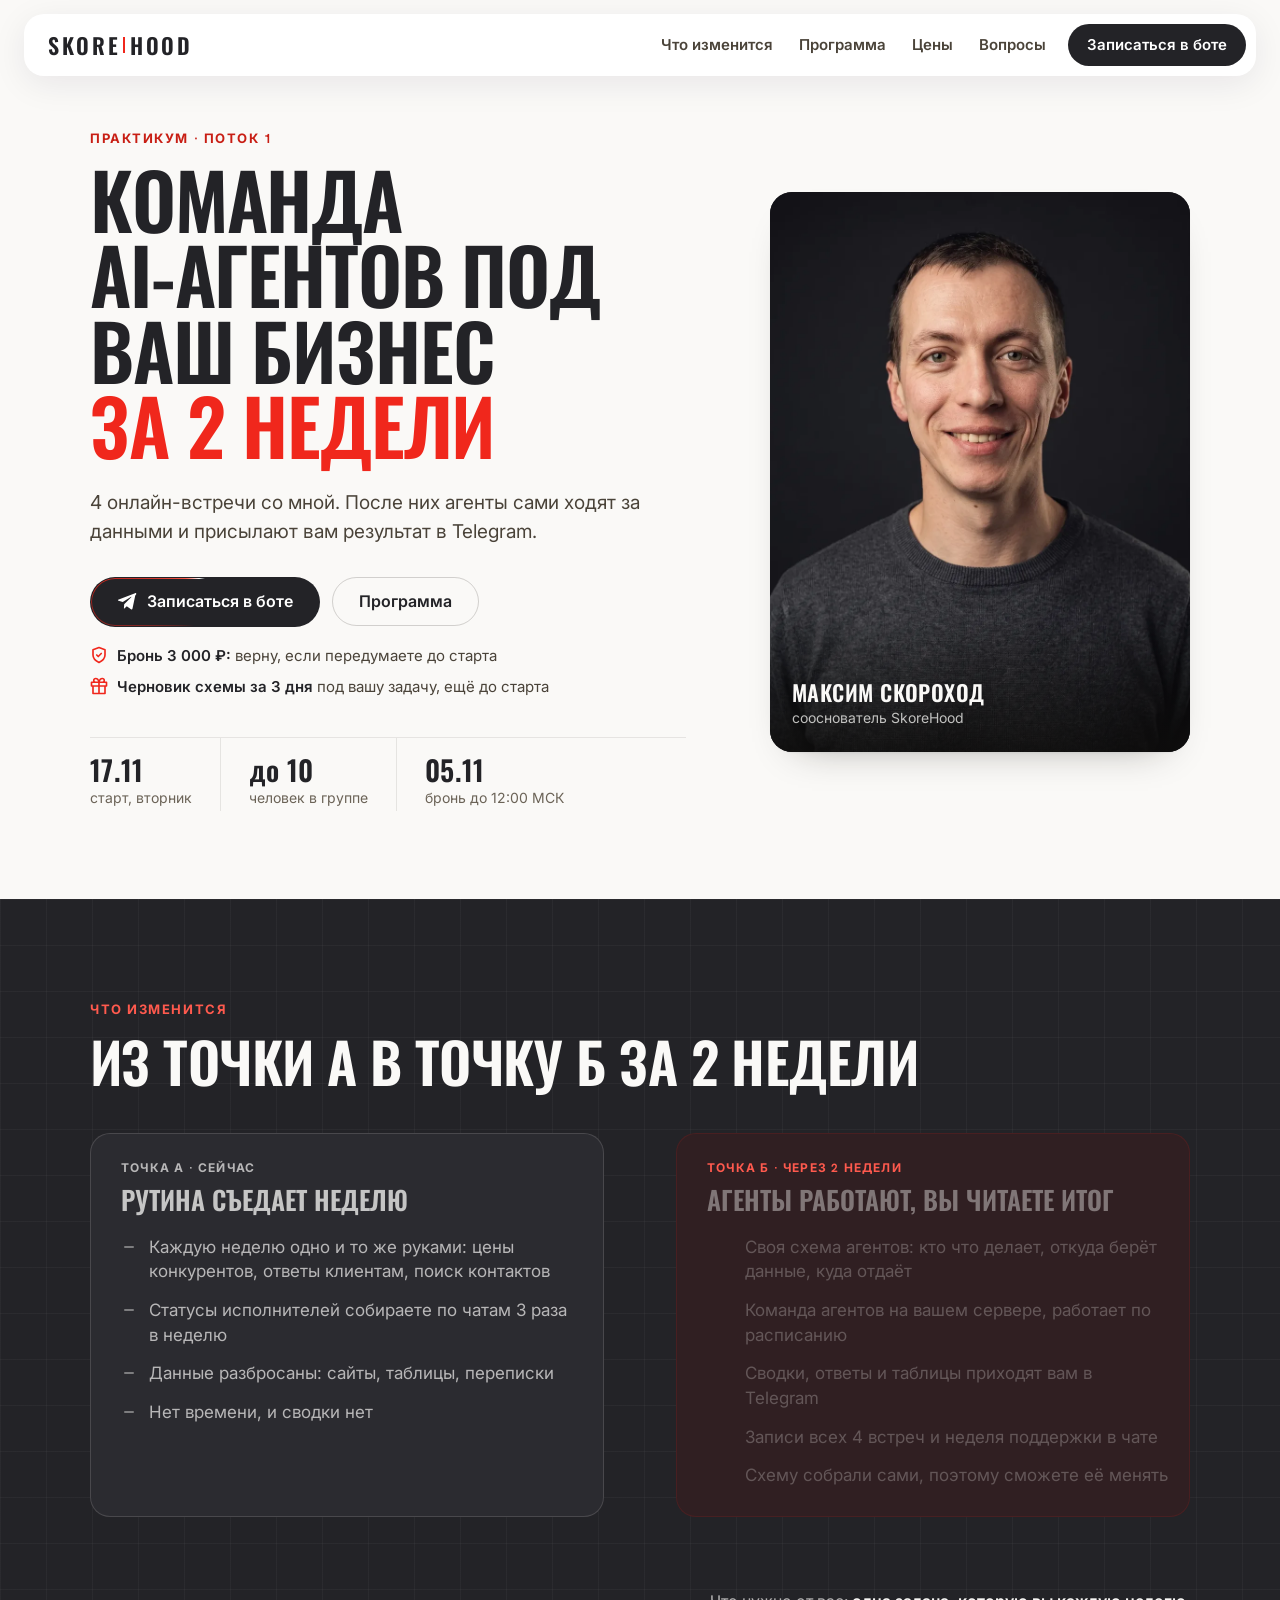
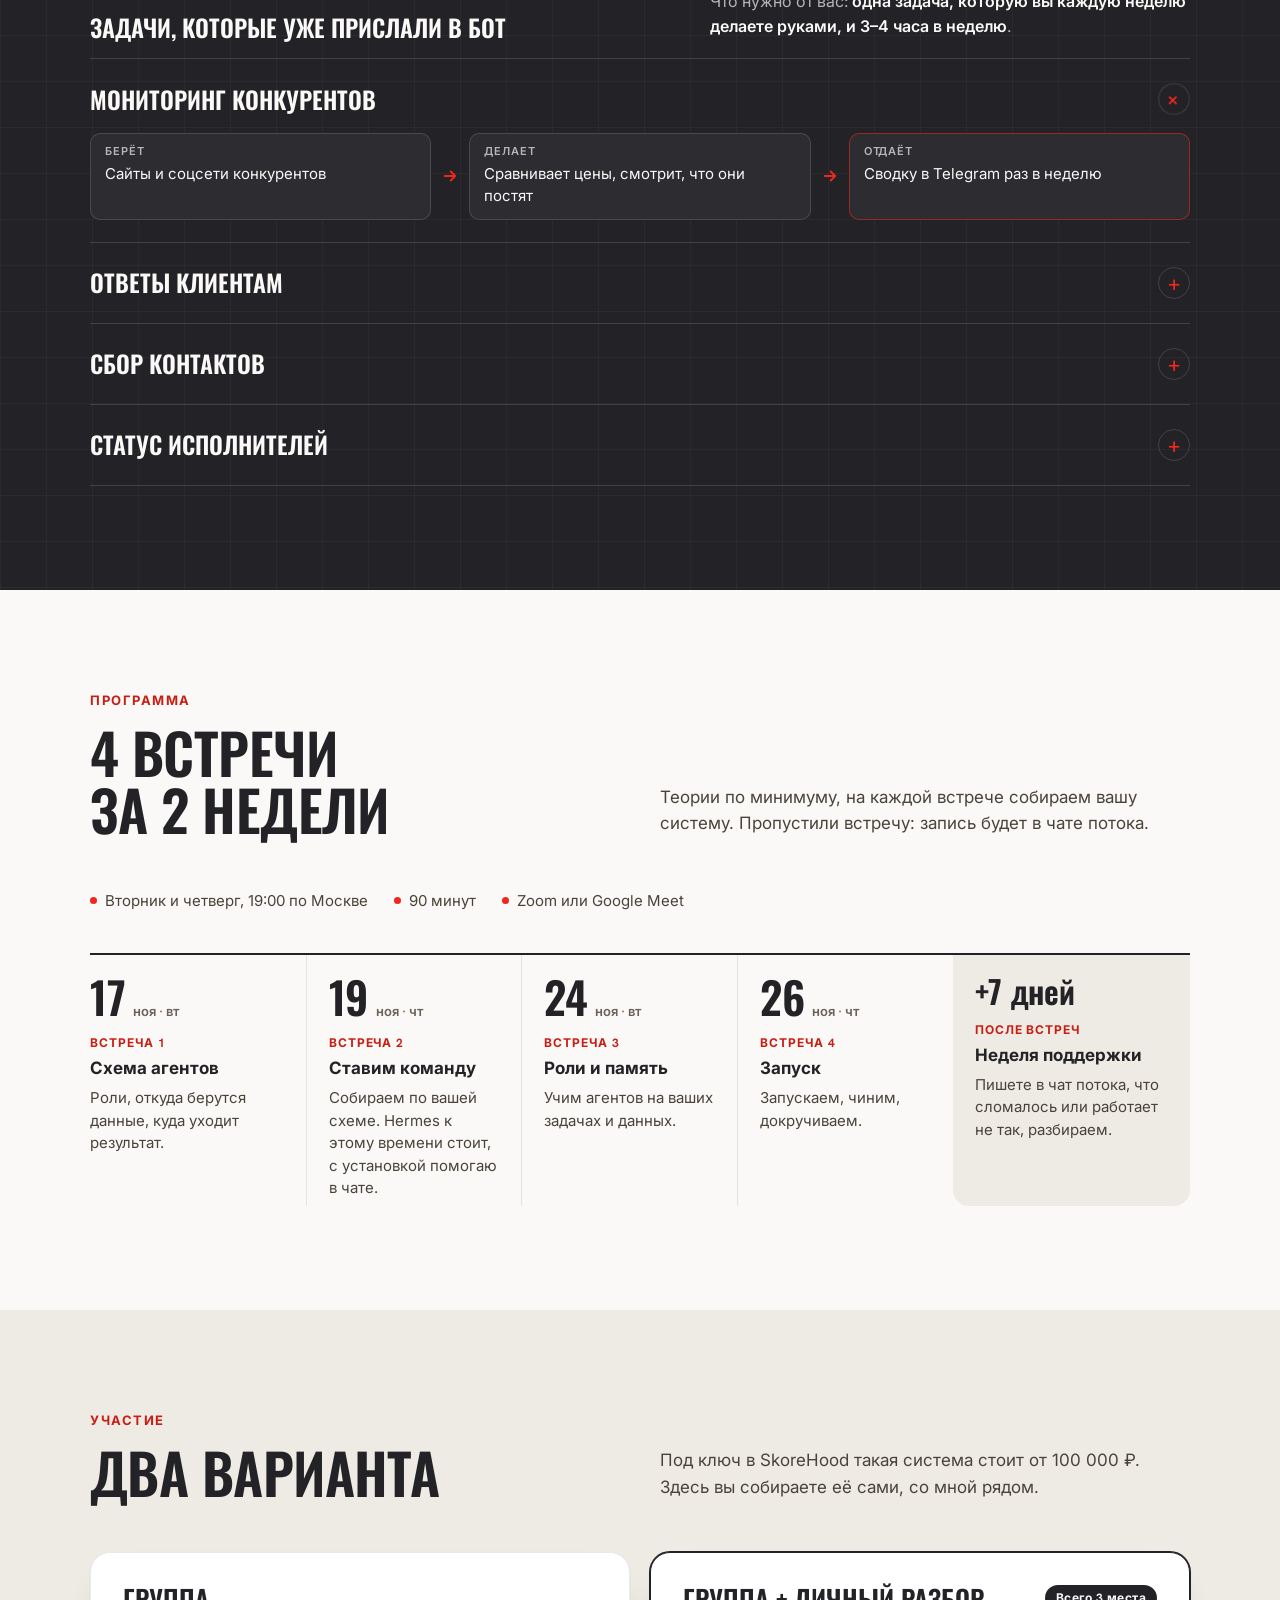
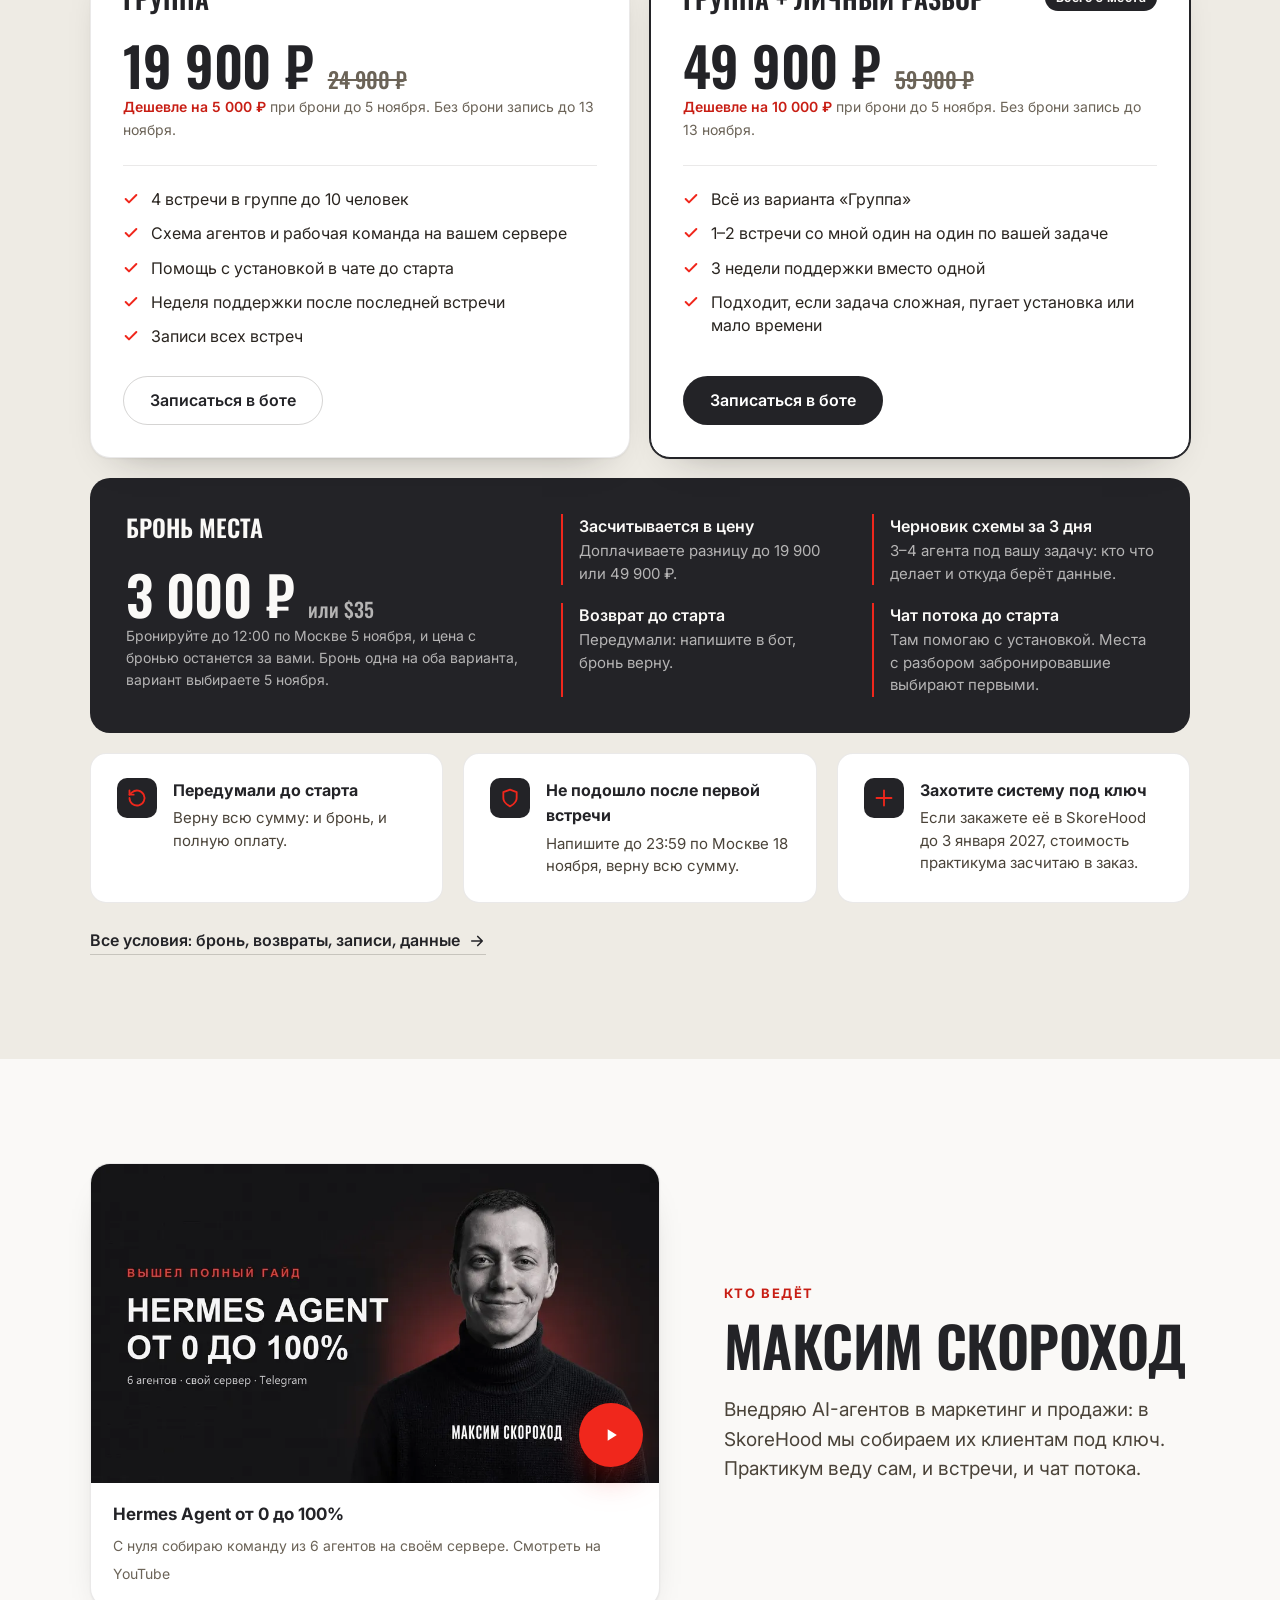
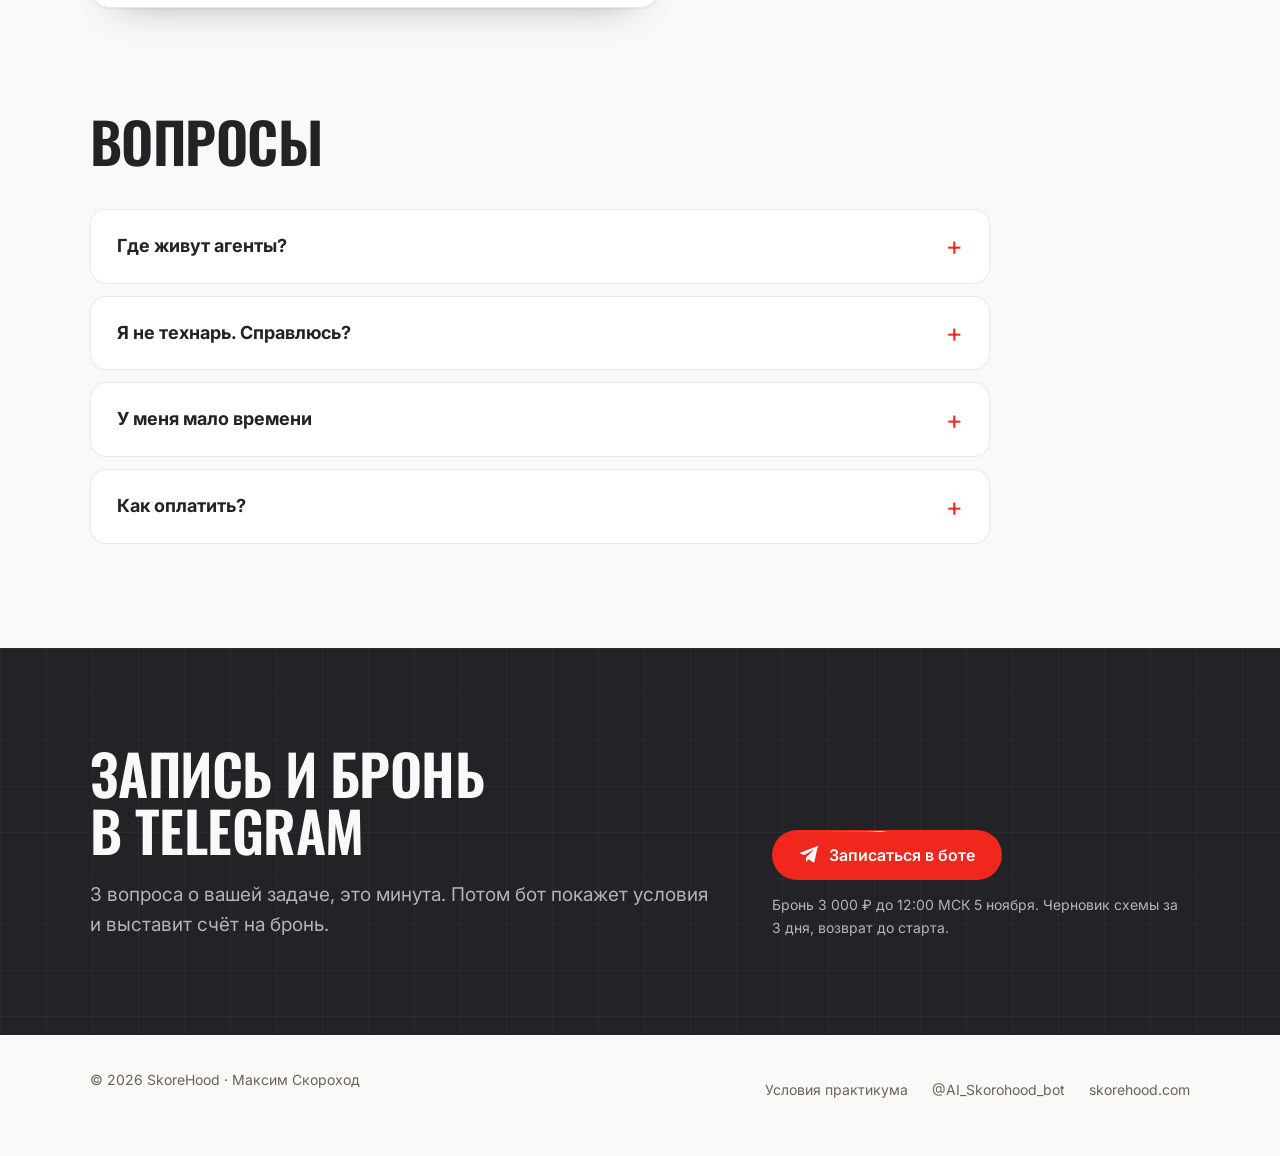
<file: index.html>
<!doctype html>
<html lang="ru">
<head>
<meta charset="utf-8">
<meta name="viewport" content="width=device-width, initial-scale=1">
<title>Команда AI-агентов под ваш бизнес · практикум Максима Скорохода</title>
<meta name="description" content="Практикум на Hermes Agent: за 2 недели и 4 встречи собираете команду AI-агентов под задачи своего бизнеса. Старт 17 ноября, группа до 10 человек.">
<link rel="canonical" href="https://course.skorehood.com/">
<meta property="og:type" content="website">
<meta property="og:url" content="https://course.skorehood.com/">
<meta property="og:title" content="Команда AI-агентов под ваш бизнес за 2 недели">
<meta property="og:description" content="Практикум Максима Скорохода. 4 встречи, старт 17 ноября, группа до 10 человек.">
<meta property="og:image" content="https://course.skorehood.com/assets/og.jpg">
<meta property="og:image:width" content="1200">
<meta property="og:image:height" content="675">
<meta property="og:locale" content="ru_RU">
<meta property="og:site_name" content="SkoreHood">
<meta name="twitter:card" content="summary_large_image">
<meta name="theme-color" content="#FAF9F7" media="(prefers-color-scheme: light)">
<meta name="theme-color" content="#161618" media="(prefers-color-scheme: dark)">
<link rel="icon" href="/assets/favicon.svg" type="image/svg+xml">
<link rel="apple-touch-icon" href="/assets/apple-touch-icon.png">
<link rel="preconnect" href="https://fonts.googleapis.com">
<link rel="preconnect" href="https://fonts.gstatic.com" crossorigin>
<link rel="stylesheet" href="https://fonts.googleapis.com/css2?family=Hanken+Grotesk:wght@500;600;700&family=Inter:wght@400;500;600;700&family=Oswald:wght@500;600&display=swap">
<link rel="stylesheet" href="/assets/site.css">
<script>if(!matchMedia("(prefers-reduced-motion: reduce)").matches&&"IntersectionObserver"in window)document.documentElement.classList.add("fx")</script>

</head>
<body>

<header class="nav">
  <div class="nav-bar">
    <a class="logo" href="/" aria-label="SkoreHood, практикум">Skore<i></i>Hood</a>
    <nav class="nav-right" aria-label="Разделы">
      <div class="nav-links">
        <a href="#result">Что изменится</a>
        <a href="#program">Программа</a>
        <a href="#price">Цены</a>
        <a href="#faq">Вопросы</a>
      </div>
      <a class="btn btn-primary btn-sm" href="https://t.me/AI_Skorohood_bot?start=site-biz">Записаться в боте</a>
    </nav>
  </div>
</header>

<main>

  <!-- Первый экран -->
  <section class="hero">
    <div class="wrap hero-grid">
      <div data-rv>
        <p class="kicker">Практикум · поток 1</p>
        <h1 class="h1" aria-label="Команда AI-агентов под ваш бизнес за 2 недели"><span class="w" style="--i:0">Команда</span> <span class="w" style="--i:1">AI&#8209;агентов</span> <span class="w" style="--i:2">под</span> <span class="w" style="--i:3">ваш</span> <span class="w" style="--i:4">бизнес</span> <em class="w" style="--i:5">за&nbsp;2&nbsp;недели</em></h1>
        <p class="lead">4 онлайн-встречи со мной. После них агенты сами ходят за данными и присылают вам результат в Telegram.</p>
        <div class="hero-cta">
          <a class="btn btn-primary cta-glow" href="https://t.me/AI_Skorohood_bot?start=site-biz">
            <svg width="20" height="20" viewBox="0 0 24 24" fill="currentColor" aria-hidden="true"><path d="M21.9 4.3l-3.3 15.6c-.25 1.1-.9 1.37-1.83.85l-5.05-3.72-2.44 2.35c-.27.27-.5.5-1.02.5l.36-5.16L17.1 6.2c.4-.36-.09-.56-.62-.2L6.9 12.07l-5-1.57c-1.09-.34-1.1-1.09.23-1.61l19.55-7.53c.9-.34 1.69.2 1.4 1.4z"/></svg>
            Записаться в боте
          </a>
          <a class="btn btn-ghost" href="#program">Программа</a>
        </div>
        <ul class="cta-note">
          <li><svg width="18" height="18" viewBox="0 0 24 24" fill="none" stroke="currentColor" stroke-width="2.2" stroke-linecap="round" stroke-linejoin="round" aria-hidden="true"><path d="M12 22s8-4 8-10V5l-8-3-8 3v7c0 6 8 10 8 10z"/><path d="m9 12 2 2 4-4"/></svg><span><b>Бронь 3 000 ₽:</b> верну, если передумаете до старта</span></li>
          <li><svg width="18" height="18" viewBox="0 0 24 24" fill="none" stroke="currentColor" stroke-width="2.2" stroke-linecap="round" stroke-linejoin="round" aria-hidden="true"><path d="M20 12v10H4V12M2 7h20v5H2zM12 22V7M12 7H7.5a2.5 2.5 0 0 1 0-5C11 2 12 7 12 7zM12 7h4.5a2.5 2.5 0 0 0 0-5C13 2 12 7 12 7z"/></svg><span><b>Черновик схемы за 3 дня</b> под вашу задачу, ещё до старта</span></li>
        </ul>
        <ul class="facts">
          <li><b class="num">17.11</b><span>старт, вторник</span></li>
          <li><b class="num">до 10</b><span>человек в группе</span></li>
          <li><b class="num">05.11</b><span>бронь до 12:00 МСК</span></li>
        </ul>
      </div>
      <div class="portrait" data-rv>
        <div class="portrait-img"><img src="/assets/maxim.webp" width="900" height="1200" alt="Максим Скороход" fetchpriority="high"></div>
        <div class="portrait-cap"><b>Максим Скороход</b><span>сооснователь SkoreHood</span></div>
      </div>
    </div>
  </section>

  <!-- Что на выходе -->
  <section class="section dark" id="result">
    <div class="wrap">
      <div class="result-head" data-rv>
        <p class="kicker">Что изменится</p>
        <h2 class="h2">Из точки А в точку Б за 2 недели</h2>
      </div>
      <div class="ab" data-ab>
        <div class="ab-card ab-a" data-rv>
          <p class="ab-label">Точка А · сейчас</p>
          <p class="ab-title">Рутина съедает неделю</p>
          <ul class="ab-list">
            <li style="--i:0"><svg width="16" height="16" viewBox="0 0 24 24" fill="none" stroke="currentColor" stroke-width="3" stroke-linecap="round" aria-hidden="true"><path d="M6 12h12"/></svg>Каждую неделю одно и то же руками: цены конкурентов, ответы клиентам, поиск контактов</li>
            <li style="--i:1"><svg width="16" height="16" viewBox="0 0 24 24" fill="none" stroke="currentColor" stroke-width="3" stroke-linecap="round" aria-hidden="true"><path d="M6 12h12"/></svg>Статусы исполнителей собираете по чатам 3 раза в неделю</li>
            <li style="--i:2"><svg width="16" height="16" viewBox="0 0 24 24" fill="none" stroke="currentColor" stroke-width="3" stroke-linecap="round" aria-hidden="true"><path d="M6 12h12"/></svg>Данные разбросаны: сайты, таблицы, переписки</li>
            <li style="--i:3"><svg width="16" height="16" viewBox="0 0 24 24" fill="none" stroke="currentColor" stroke-width="3" stroke-linecap="round" aria-hidden="true"><path d="M6 12h12"/></svg>Нет времени, и сводки нет</li>
          </ul>
        </div>
        <div class="ab-arrow" aria-hidden="true"><span class="ab-line"></span><svg width="22" height="22" viewBox="0 0 24 24" fill="none" stroke="currentColor" stroke-width="2.4" stroke-linecap="round" stroke-linejoin="round"><path d="M5 12h14M13 6l6 6-6 6"/></svg></div>
        <div class="ab-card ab-b" data-rv>
          <p class="ab-label">Точка Б · через 2 недели</p>
          <p class="ab-title">Агенты работают, вы читаете итог</p>
          <ul class="ab-list">
            <li style="--i:0"><svg width="16" height="16" viewBox="0 0 24 24" fill="none" stroke="currentColor" stroke-width="3" stroke-linecap="round" stroke-linejoin="round" aria-hidden="true"><path d="M20 6 9 17l-5-5"/></svg>Своя схема агентов: кто что делает, откуда берёт данные, куда отдаёт</li>
            <li style="--i:1"><svg width="16" height="16" viewBox="0 0 24 24" fill="none" stroke="currentColor" stroke-width="3" stroke-linecap="round" stroke-linejoin="round" aria-hidden="true"><path d="M20 6 9 17l-5-5"/></svg>Команда агентов на вашем сервере, работает по расписанию</li>
            <li style="--i:2"><svg width="16" height="16" viewBox="0 0 24 24" fill="none" stroke="currentColor" stroke-width="3" stroke-linecap="round" stroke-linejoin="round" aria-hidden="true"><path d="M20 6 9 17l-5-5"/></svg>Сводки, ответы и таблицы приходят вам в Telegram</li>
            <li style="--i:3"><svg width="16" height="16" viewBox="0 0 24 24" fill="none" stroke="currentColor" stroke-width="3" stroke-linecap="round" stroke-linejoin="round" aria-hidden="true"><path d="M20 6 9 17l-5-5"/></svg>Записи всех 4 встреч и неделя поддержки в чате</li>
            <li style="--i:4"><svg width="16" height="16" viewBox="0 0 24 24" fill="none" stroke="currentColor" stroke-width="3" stroke-linecap="round" stroke-linejoin="round" aria-hidden="true"><path d="M20 6 9 17l-5-5"/></svg>Схему собрали сами, поэтому сможете её менять</li>
          </ul>
        </div>
      </div>
      <div class="tasks-wrap">
        <div class="tasks-head" data-rv>
          <h3 class="h3">Задачи, которые уже прислали в бот</h3>
          <p class="need">Что нужно от вас: <b>одна задача, которую вы каждую неделю делаете руками, и 3–4 часа в неделю</b>.</p>
        </div>
      <div class="tasks" data-stagger>
        <details class="task" open>
          <summary class="task-top"><h3 class="h3">Мониторинг конкурентов</h3></summary>
          <ul class="flow">
            <li><small>Берёт</small>Сайты и соцсети конкурентов</li>
            <li class="arr" aria-hidden="true"><svg width="18" height="18" viewBox="0 0 24 24" fill="none" stroke="currentColor" stroke-width="2.4" stroke-linecap="round" stroke-linejoin="round"><path d="M5 12h14M13 6l6 6-6 6"/></svg></li>
            <li><small>Делает</small>Сравнивает цены, смотрит, что они постят</li>
            <li class="arr" aria-hidden="true"><svg width="18" height="18" viewBox="0 0 24 24" fill="none" stroke="currentColor" stroke-width="2.4" stroke-linecap="round" stroke-linejoin="round"><path d="M5 12h14M13 6l6 6-6 6"/></svg></li>
            <li class="out"><small>Отдаёт</small>Сводку в Telegram раз в неделю</li>
          </ul>
        </details>
        <details class="task">
          <summary class="task-top"><h3 class="h3">Ответы клиентам</h3></summary>
          <ul class="flow">
            <li><small>Берёт</small>Вопросы клиентов и ваши материалы</li>
            <li class="arr" aria-hidden="true"><svg width="18" height="18" viewBox="0 0 24 24" fill="none" stroke="currentColor" stroke-width="2.4" stroke-linecap="round" stroke-linejoin="round"><path d="M5 12h14M13 6l6 6-6 6"/></svg></li>
            <li><small>Делает</small>Готовит ответы на типовые вопросы</li>
            <li class="arr" aria-hidden="true"><svg width="18" height="18" viewBox="0 0 24 24" fill="none" stroke="currentColor" stroke-width="2.4" stroke-linecap="round" stroke-linejoin="round"><path d="M5 12h14M13 6l6 6-6 6"/></svg></li>
            <li class="out"><small>Отдаёт</small>Сложное передаёт вам</li>
          </ul>
        </details>
        <details class="task">
          <summary class="task-top"><h3 class="h3">Сбор контактов</h3></summary>
          <ul class="flow">
            <li><small>Берёт</small>Сайты и каталоги по вашей нише</li>
            <li class="arr" aria-hidden="true"><svg width="18" height="18" viewBox="0 0 24 24" fill="none" stroke="currentColor" stroke-width="2.4" stroke-linecap="round" stroke-linejoin="round"><path d="M5 12h14M13 6l6 6-6 6"/></svg></li>
            <li><small>Делает</small>Отбирает 30 новых контактов по вашим условиям</li>
            <li class="arr" aria-hidden="true"><svg width="18" height="18" viewBox="0 0 24 24" fill="none" stroke="currentColor" stroke-width="2.4" stroke-linecap="round" stroke-linejoin="round"><path d="M5 12h14M13 6l6 6-6 6"/></svg></li>
            <li class="out"><small>Отдаёт</small>Таблицу каждую субботу</li>
          </ul>
        </details>
        <details class="task">
          <summary class="task-top"><h3 class="h3">Статус исполнителей</h3></summary>
          <ul class="flow">
            <li><small>Берёт</small>Ответы исполнителей по задачам</li>
            <li class="arr" aria-hidden="true"><svg width="18" height="18" viewBox="0 0 24 24" fill="none" stroke="currentColor" stroke-width="2.4" stroke-linecap="round" stroke-linejoin="round"><path d="M5 12h14M13 6l6 6-6 6"/></svg></li>
            <li><small>Делает</small>Сводит, кто что сделал и где отстаёт</li>
            <li class="arr" aria-hidden="true"><svg width="18" height="18" viewBox="0 0 24 24" fill="none" stroke="currentColor" stroke-width="2.4" stroke-linecap="round" stroke-linejoin="round"><path d="M5 12h14M13 6l6 6-6 6"/></svg></li>
            <li class="out"><small>Отдаёт</small>Таблицу и сводку 3 раза в неделю</li>
          </ul>
        </details>
      </div>
      </div>
    </div>
  </section>

  <!-- Программа -->
  <section class="section" id="program">
    <div class="wrap">
      <div class="section-head" data-rv>
        <div>
          <p class="kicker">Программа</p>
          <h2 class="h2">4 встречи за 2 недели</h2>
        </div>
        <p class="lead">Теории по минимуму, на каждой встрече собираем вашу систему. Пропустили встречу: запись будет в чате потока.</p>
      </div>
      <div class="meta-line" data-rv>
        <span><span class="dot"></span>Вторник и четверг, 19:00 по Москве</span>
        <span><span class="dot"></span>90 минут</span>
        <span><span class="dot"></span>Zoom или Google Meet</span>
      </div>
      <div class="plan" data-stagger data-line>
        <div class="step">
          <div class="step-date"><b class="num">17</b><span>ноя · вт</span></div>
          <span class="step-n">Встреча 1</span>
          <h3>Схема агентов</h3>
          <p>Роли, откуда берутся данные, куда уходит результат.</p>
        </div>
        <div class="step">
          <div class="step-date"><b class="num">19</b><span>ноя · чт</span></div>
          <span class="step-n">Встреча 2</span>
          <h3>Ставим команду</h3>
          <p>Собираем по вашей схеме. Hermes к этому времени стоит, с установкой помогаю в чате.</p>
        </div>
        <div class="step">
          <div class="step-date"><b class="num">24</b><span>ноя · вт</span></div>
          <span class="step-n">Встреча 3</span>
          <h3>Роли и память</h3>
          <p>Учим агентов на ваших задачах и данных.</p>
        </div>
        <div class="step">
          <div class="step-date"><b class="num">26</b><span>ноя · чт</span></div>
          <span class="step-n">Встреча 4</span>
          <h3>Запуск</h3>
          <p>Запускаем, чиним, докручиваем.</p>
        </div>
        <div class="step support">
          <div class="step-date"><b class="num">+7 дней</b></div>
          <span class="step-n">После встреч</span>
          <h3>Неделя поддержки</h3>
          <p>Пишете в чат потока, что сломалось или работает не так, разбираем.</p>
        </div>
      </div>
    </div>
  </section>

  <!-- Цены -->
  <section class="section pricing" id="price">
    <div class="wrap">
      <div class="section-head" data-rv>
        <div>
          <p class="kicker">Участие</p>
          <h2 class="h2">Два варианта</h2>
        </div>
        <p class="lead">Под ключ в SkoreHood такая система стоит от&nbsp;100&nbsp;000&nbsp;₽. Здесь вы собираете её сами, со мной рядом.</p>
      </div>

      <div class="plans" data-stagger>
        <article class="plan-card">
          <div class="plan-top"><h3 class="plan-name">Группа</h3></div>
          <div class="price"><b class="num">19 900 ₽</b><s class="num">24 900 ₽</s></div>
          <p class="price-note"><b class="save">Дешевле на 5 000 ₽</b> при брони до 5 ноября. Без брони запись до 13 ноября.</p>
          <ul class="plan-list">
            <li><svg width="16" height="16" viewBox="0 0 24 24" fill="none" stroke="currentColor" stroke-width="3" stroke-linecap="round" stroke-linejoin="round" aria-hidden="true"><path d="M20 6 9 17l-5-5"/></svg>4 встречи в группе до 10 человек</li>
            <li><svg width="16" height="16" viewBox="0 0 24 24" fill="none" stroke="currentColor" stroke-width="3" stroke-linecap="round" stroke-linejoin="round" aria-hidden="true"><path d="M20 6 9 17l-5-5"/></svg>Схема агентов и рабочая команда на вашем сервере</li>
            <li><svg width="16" height="16" viewBox="0 0 24 24" fill="none" stroke="currentColor" stroke-width="3" stroke-linecap="round" stroke-linejoin="round" aria-hidden="true"><path d="M20 6 9 17l-5-5"/></svg>Помощь с установкой в чате до старта</li>
            <li><svg width="16" height="16" viewBox="0 0 24 24" fill="none" stroke="currentColor" stroke-width="3" stroke-linecap="round" stroke-linejoin="round" aria-hidden="true"><path d="M20 6 9 17l-5-5"/></svg>Неделя поддержки после последней встречи</li>
            <li><svg width="16" height="16" viewBox="0 0 24 24" fill="none" stroke="currentColor" stroke-width="3" stroke-linecap="round" stroke-linejoin="round" aria-hidden="true"><path d="M20 6 9 17l-5-5"/></svg>Записи всех встреч</li>
          </ul>
          <a class="btn btn-ghost" href="https://t.me/AI_Skorohood_bot?start=site-biz">Записаться в боте</a>
        </article>

        <article class="plan-card featured">
          <div class="plan-top"><h3 class="plan-name">Группа + личный разбор</h3><span class="seats">Всего 3 места</span></div>
          <div class="price"><b class="num">49 900 ₽</b><s class="num">59 900 ₽</s></div>
          <p class="price-note"><b class="save">Дешевле на 10 000 ₽</b> при брони до 5 ноября. Без брони запись до 13 ноября.</p>
          <ul class="plan-list">
            <li><svg width="16" height="16" viewBox="0 0 24 24" fill="none" stroke="currentColor" stroke-width="3" stroke-linecap="round" stroke-linejoin="round" aria-hidden="true"><path d="M20 6 9 17l-5-5"/></svg>Всё из варианта «Группа»</li>
            <li><svg width="16" height="16" viewBox="0 0 24 24" fill="none" stroke="currentColor" stroke-width="3" stroke-linecap="round" stroke-linejoin="round" aria-hidden="true"><path d="M20 6 9 17l-5-5"/></svg>1–2 встречи со мной один на один по вашей задаче</li>
            <li><svg width="16" height="16" viewBox="0 0 24 24" fill="none" stroke="currentColor" stroke-width="3" stroke-linecap="round" stroke-linejoin="round" aria-hidden="true"><path d="M20 6 9 17l-5-5"/></svg>3 недели поддержки вместо одной</li>
            <li><svg width="16" height="16" viewBox="0 0 24 24" fill="none" stroke="currentColor" stroke-width="3" stroke-linecap="round" stroke-linejoin="round" aria-hidden="true"><path d="M20 6 9 17l-5-5"/></svg>Подходит, если задача сложная, пугает установка или мало времени</li>
          </ul>
          <a class="btn btn-primary" href="https://t.me/AI_Skorohood_bot?start=site-biz">Записаться в боте</a>
        </article>
      </div>

      <div class="booking" data-rv>
        <div>
          <h3 class="h3">Бронь места</h3>
          <div class="price"><b class="num">3 000 ₽</b><span class="price-alt num">или $35</span></div>
          <p class="price-note">Бронируйте до 12:00 по Москве 5 ноября, и цена с бронью останется за вами. Бронь одна на оба варианта, вариант выбираете 5 ноября.</p>
        </div>
        <ul class="booking-list">
          <li><b>Засчитывается в цену</b>Доплачиваете разницу до 19 900 или 49 900 ₽.</li>
          <li><b>Черновик схемы за 3 дня</b>3–4 агента под вашу задачу: кто что делает и откуда берёт данные.</li>
          <li><b>Возврат до старта</b>Передумали: напишите в бот, бронь верну.</li>
          <li><b>Чат потока до старта</b>Там помогаю с установкой. Места с разбором забронировавшие выбирают первыми.</li>
        </ul>
      </div>

      <div class="promises" data-stagger>
        <div class="promise">
          <span class="promise-ic"><svg width="20" height="20" viewBox="0 0 24 24" fill="none" stroke="currentColor" stroke-width="2.2" stroke-linecap="round" stroke-linejoin="round" aria-hidden="true"><path d="M3 12a9 9 0 1 0 3-6.7L3 8"/><path d="M3 3v5h5"/></svg></span>
          <div><b>Передумали до старта</b><p>Верну всю сумму: и бронь, и полную оплату.</p></div>
        </div>
        <div class="promise">
          <span class="promise-ic"><svg width="20" height="20" viewBox="0 0 24 24" fill="none" stroke="currentColor" stroke-width="2.2" stroke-linecap="round" stroke-linejoin="round" aria-hidden="true"><path d="M12 22s8-4 8-10V5l-8-3-8 3v7c0 6 8 10 8 10z"/></svg></span>
          <div><b>Не подошло после первой встречи</b><p>Напишите до 23:59 по Москве 18 ноября, верну всю сумму.</p></div>
        </div>
        <div class="promise">
          <span class="promise-ic"><svg width="20" height="20" viewBox="0 0 24 24" fill="none" stroke="currentColor" stroke-width="2.2" stroke-linecap="round" stroke-linejoin="round" aria-hidden="true"><path d="M3 12h18M12 3v18"/></svg></span>
          <div><b>Захотите систему под ключ</b><p>Если закажете её в SkoreHood до 3 января 2027, стоимость практикума засчитаю в заказ.</p></div>
        </div>
      </div>

      <a class="cond-link" href="/conditions/">Все условия: бронь, возвраты, записи, данные
        <svg width="18" height="18" viewBox="0 0 24 24" fill="none" stroke="currentColor" stroke-width="2.2" stroke-linecap="round" stroke-linejoin="round" aria-hidden="true"><path d="M5 12h14M13 6l6 6-6 6"/></svg>
      </a>
    </div>
  </section>

  <!-- Автор -->
  <section class="section" id="author">
    <div class="wrap author">
      <a data-rv class="video-big" href="https://youtu.be/qH3Hj7WWzf8" target="_blank" rel="noopener">
        <span class="video-thumb">
          <img src="/assets/guide-cover.webp" width="960" height="540" alt="Обложка ролика «Hermes Agent от 0 до 100%»" loading="lazy">
          <span><i><svg width="20" height="20" viewBox="0 0 24 24" fill="currentColor" aria-hidden="true"><path d="M8 5v14l11-7z"/></svg></i></span>
        </span>
        <span class="video-cap"><b>Hermes Agent от 0 до 100%</b><small>С нуля собираю команду из 6 агентов на своём сервере. Смотреть на YouTube</small></span>
      </a>
      <div data-rv>
        <p class="kicker">Кто ведёт</p>
        <h2 class="h2">Максим Скороход</h2>
        <p class="lead">Внедряю AI-агентов в маркетинг и продажи: в SkoreHood мы собираем их клиентам под ключ. Практикум веду сам, и встречи, и чат потока.</p>
      </div>
    </div>
  </section>

  <!-- FAQ -->
  <section class="section section-faq" id="faq">
    <div class="wrap faq">
      <h2 data-rv class="h2 faq-title">Вопросы</h2>
      <div class="faq-list" data-stagger>
        <details>
          <summary>Где живут агенты?</summary>
          <p>На вашем сервере, в Hermes Agent. Работают по расписанию и присылают результат в Telegram, даже когда ваш компьютер выключен. Ставим вместе, с установкой помогаю в чате.</p>
        </details>
        <details>
          <summary>Я не технарь. Справлюсь?</summary>
          <p>С установкой помогаю в чате потока, до второй встречи. Вопросы обычно другие: что поручить агентам и как поделить между ними работу. Это разбираем на встречах.</p>
          <p>Если хотите, чтобы я провёл вас лично, берите вариант с разбором.</p>
        </details>
        <details>
          <summary>У меня мало времени</summary>
          <p>3–4 часа в неделю: две встречи по 90 минут и немного работы над своей задачей. Совсем некогда? Берите вариант с разбором, там я веду вас лично.</p>
        </details>
        <details>
          <summary>Как оплатить?</summary>
          <p>Через lava.top: карты РФ и СБП в рублях, карты других стран и PayPal в долларах. Счёт выставляет бот.</p>
          <p>В долларах: бронь $35, группа $219 с бронью и $279 без, с разбором $549 и $659.</p>
        </details>
      </div>
    </div>
  </section>

  <!-- Финал -->
  <section class="final dark">
    <div class="wrap final-grid" data-rv>
      <div>
        <h2 class="h2">Запись и бронь в Telegram</h2>
        <p class="lead">3 вопроса о вашей задаче, это минута. Потом бот покажет условия и выставит счёт на бронь.</p>
      </div>
      <div class="final-side">
        <a class="btn btn-accent cta-glow" href="https://t.me/AI_Skorohood_bot?start=site-biz">
          <svg width="20" height="20" viewBox="0 0 24 24" fill="currentColor" aria-hidden="true"><path d="M21.9 4.3l-3.3 15.6c-.25 1.1-.9 1.37-1.83.85l-5.05-3.72-2.44 2.35c-.27.27-.5.5-1.02.5l.36-5.16L17.1 6.2c.4-.36-.09-.56-.62-.2L6.9 12.07l-5-1.57c-1.09-.34-1.1-1.09.23-1.61l19.55-7.53c.9-.34 1.69.2 1.4 1.4z"/></svg>
          Записаться в боте
        </a>
        <small>Бронь 3 000 ₽ до 12:00 МСК 5 ноября. Черновик схемы за 3 дня, возврат до старта.</small>
      </div>
    </div>
  </section>

</main>

<footer class="footer">
  <div class="wrap">
    <span>© 2026 SkoreHood · Максим Скороход</span>
    <nav aria-label="Ссылки">
      <a href="/conditions/">Условия практикума</a>
      <a href="https://t.me/AI_Skorohood_bot?start=site-biz">@AI_Skorohood_bot</a>
      <a href="https://skorehood.com">skorehood.com</a>
    </nav>
  </div>
</footer>

<script>
(function(){
  if(!document.documentElement.classList.contains("fx"))return;
  var els=document.querySelectorAll("[data-rv],[data-stagger],[data-ab],[data-line]");
  var fired=false;setTimeout(function(){if(!fired)document.documentElement.classList.remove("fx");},1500);
  var io=new IntersectionObserver(function(es){fired=true;es.forEach(function(e){if(e.isIntersecting){e.target.classList.add("in");io.unobserve(e.target);}});},{rootMargin:"0px 0px -12% 0px",threshold:0.08});
  els.forEach(function(el){io.observe(el);});
})();
</script>
<script>
(function(){
  var ab=document.querySelector("[data-ab]");
  if(!ab||matchMedia("(prefers-reduced-motion: reduce)").matches)return;
  ab.classList.add("scrub");
  var ticking=false;
  function upd(){
    ticking=false;
    var r=ab.getBoundingClientRect(),vh=innerHeight;
    var p=(vh*0.8-r.top)/(r.height+vh*0.25);
    ab.style.setProperty("--p",Math.max(0,Math.min(1,p)).toFixed(3));
  }
  function req(){if(!ticking){ticking=true;requestAnimationFrame(upd);}}
  addEventListener("scroll",req,{passive:true});addEventListener("resize",req);upd();
})();
</script>
</body>
</html>
</file>
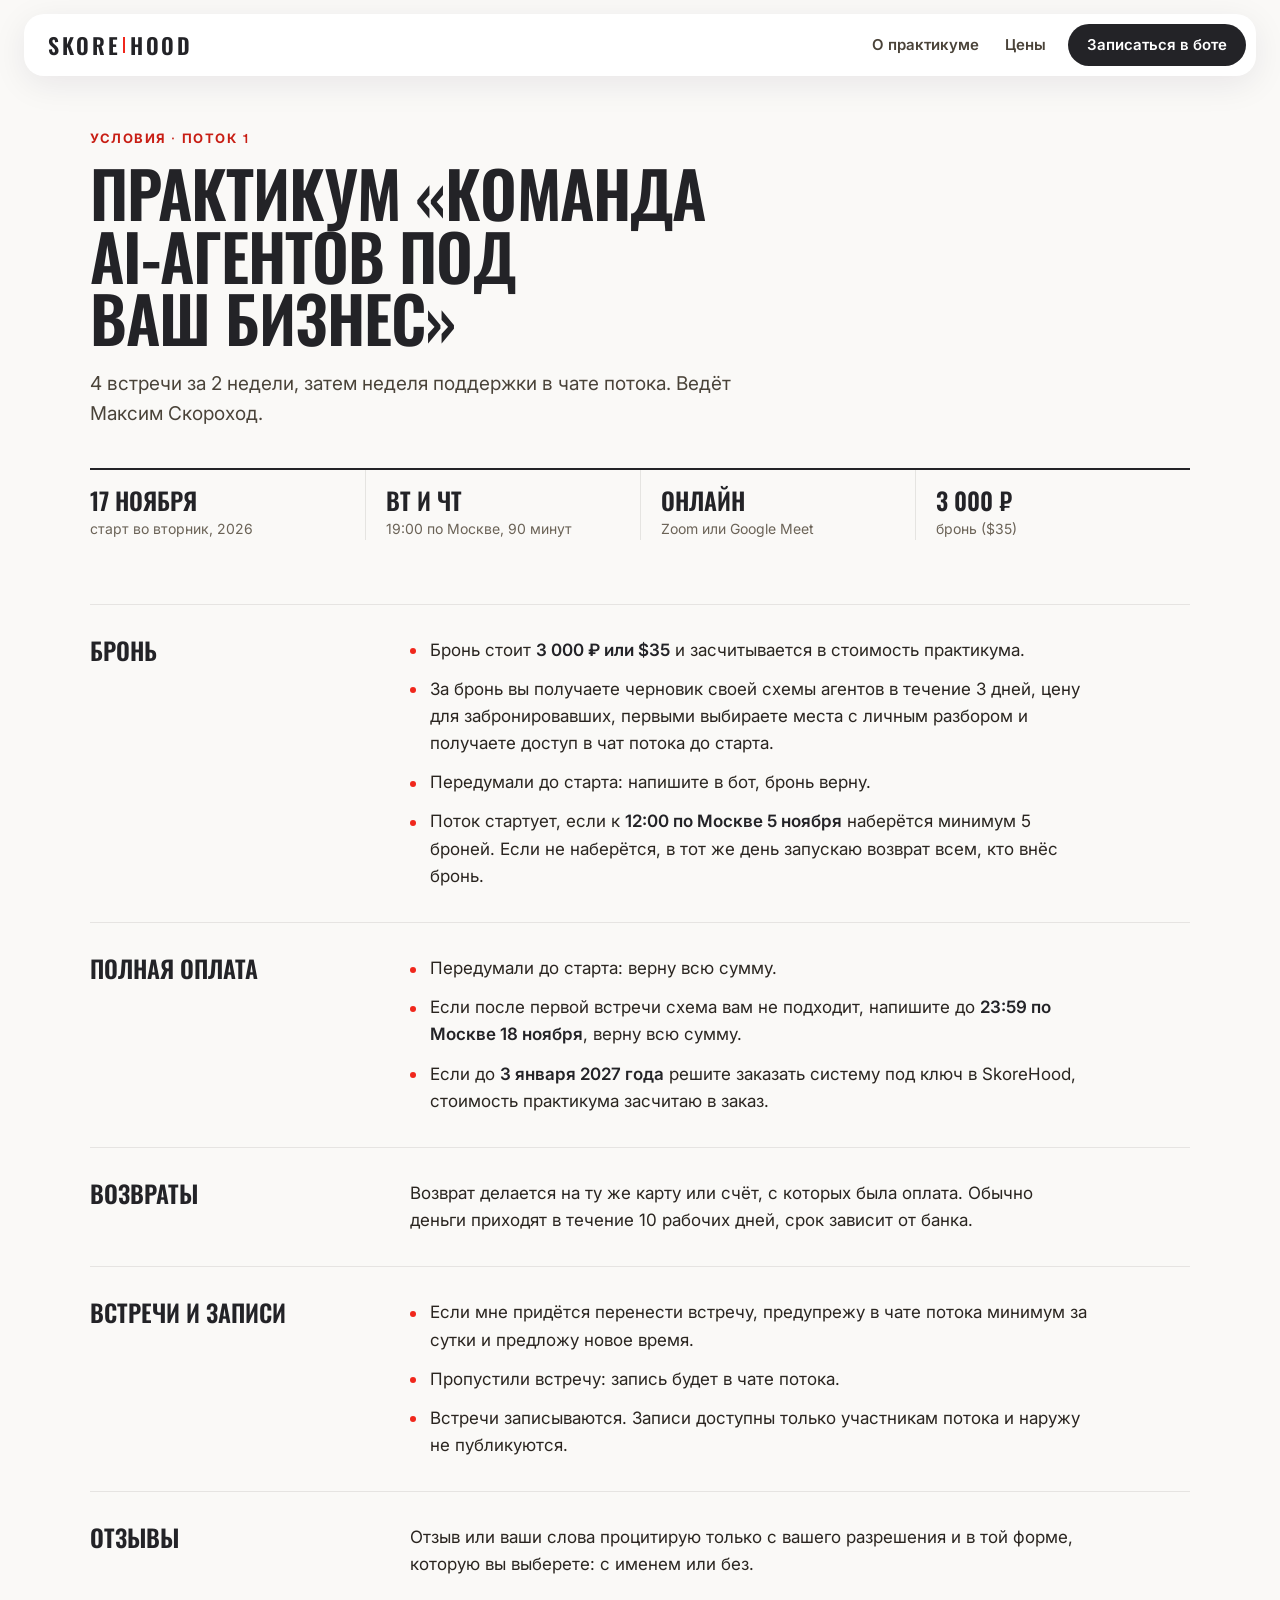
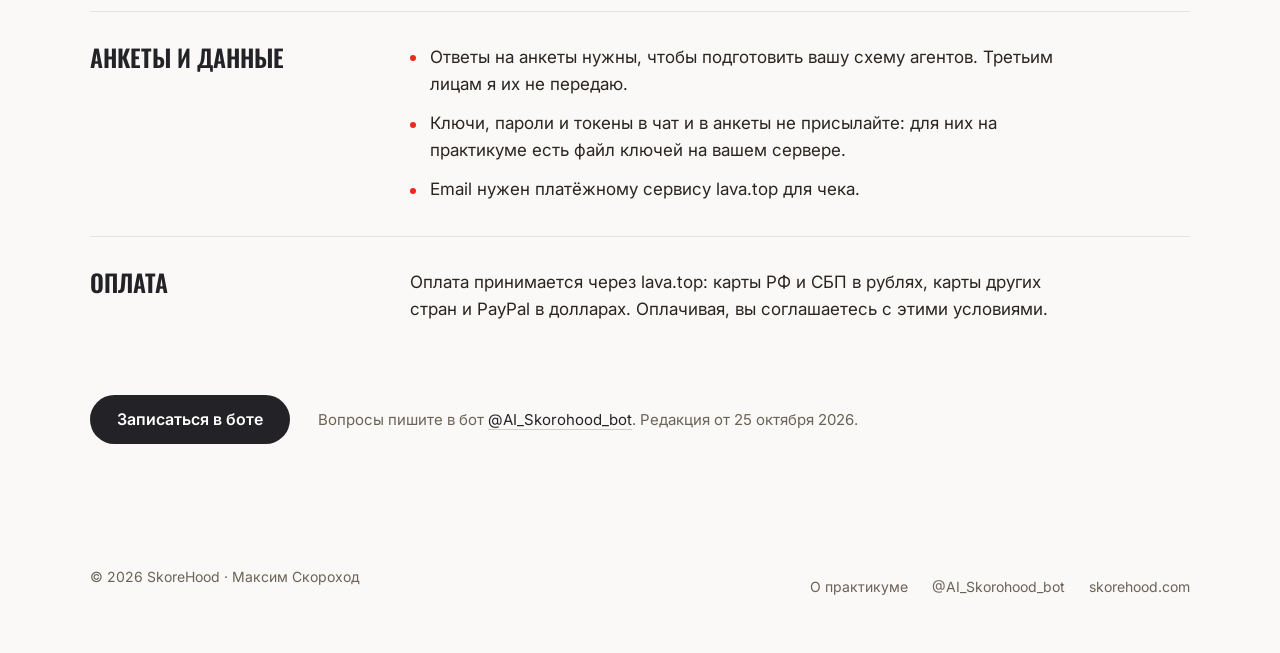
<file: conditions/index.html>
<!doctype html>
<html lang="ru">
<head>
<meta charset="utf-8">
<meta name="viewport" content="width=device-width, initial-scale=1">
<title>Условия практикума · SkoreHood</title>
<meta name="description" content="Условия практикума «Команда AI-агентов под ваш бизнес»: бронь, оплата, возвраты, встречи и записи, данные.">
<link rel="canonical" href="https://course.skorehood.com/conditions/">
<meta property="og:type" content="website">
<meta property="og:url" content="https://course.skorehood.com/conditions/">
<meta property="og:title" content="Условия практикума «Команда AI-агентов под ваш бизнес»">
<meta property="og:description" content="Бронь, оплата, возвраты, встречи и записи, данные.">
<meta property="og:image" content="https://course.skorehood.com/assets/og.jpg">
<meta property="og:image:width" content="1200">
<meta property="og:image:height" content="675">
<meta property="og:locale" content="ru_RU">
<meta property="og:site_name" content="SkoreHood">
<meta name="twitter:card" content="summary_large_image">
<meta name="theme-color" content="#FAF9F7" media="(prefers-color-scheme: light)">
<meta name="theme-color" content="#161618" media="(prefers-color-scheme: dark)">
<link rel="icon" href="/assets/favicon.svg" type="image/svg+xml">
<link rel="apple-touch-icon" href="/assets/apple-touch-icon.png">
<link rel="preconnect" href="https://fonts.googleapis.com">
<link rel="preconnect" href="https://fonts.gstatic.com" crossorigin>
<link rel="stylesheet" href="https://fonts.googleapis.com/css2?family=Hanken+Grotesk:wght@500;600;700&family=Inter:wght@400;500;600;700&family=Oswald:wght@500;600&display=swap">
<link rel="stylesheet" href="/assets/site.css">
</head>
<body>

<header class="nav">
  <div class="nav-bar">
    <a class="logo" href="/" aria-label="SkoreHood, практикум">Skore<i></i>Hood</a>
    <nav class="nav-right" aria-label="Разделы">
      <div class="nav-links">
        <a href="/">О практикуме</a>
        <a href="/#price">Цены</a>
      </div>
      <a class="btn btn-primary btn-sm" href="https://t.me/AI_Skorohood_bot?start=site-biz">Записаться в боте</a>
    </nav>
  </div>
</header>

<main>
  <section class="doc-hero">
    <div class="wrap">
      <p class="kicker">Условия · поток 1</p>
      <h1 class="h1">Практикум «Команда AI&#8209;агентов под ваш бизнес»</h1>
      <p class="lead">4 встречи за 2 недели, затем неделя поддержки в чате потока. Ведёт Максим Скороход.</p>
      <div class="doc-meta">
        <div><b class="num">17 ноября</b><span>старт во вторник, 2026</span></div>
        <div><b>Вт и чт</b><span>19:00 по Москве, 90 минут</span></div>
        <div><b>Онлайн</b><span>Zoom или Google Meet</span></div>
        <div><b class="num">3 000 ₽</b><span>бронь ($35)</span></div>
      </div>
    </div>
  </section>

  <section class="doc">
    <div class="wrap">
      <div class="doc-row">
        <h2>Бронь</h2>
        <ul>
          <li>Бронь стоит <strong>3 000 ₽ или $35</strong> и засчитывается в стоимость практикума.</li>
          <li>За бронь вы получаете черновик своей схемы агентов в течение 3 дней, цену для забронировавших, первыми выбираете места с личным разбором и получаете доступ в чат потока до старта.</li>
          <li>Передумали до старта: напишите в бот, бронь верну.</li>
          <li>Поток стартует, если к <strong>12:00 по Москве 5 ноября</strong> наберётся минимум 5 броней. Если не наберётся, в тот же день запускаю возврат всем, кто внёс бронь.</li>
        </ul>
      </div>

      <div class="doc-row">
        <h2>Полная оплата</h2>
        <ul>
          <li>Передумали до старта: верну всю сумму.</li>
          <li>Если после первой встречи схема вам не подходит, напишите до <strong>23:59 по Москве 18 ноября</strong>, верну всю сумму.</li>
          <li>Если до <strong>3 января 2027 года</strong> решите заказать систему под ключ в SkoreHood, стоимость практикума засчитаю в заказ.</li>
        </ul>
      </div>

      <div class="doc-row">
        <h2>Возвраты</h2>
        <p>Возврат делается на ту же карту или счёт, с которых была оплата. Обычно деньги приходят в течение 10 рабочих дней, срок зависит от банка.</p>
      </div>

      <div class="doc-row">
        <h2>Встречи и записи</h2>
        <ul>
          <li>Если мне придётся перенести встречу, предупрежу в чате потока минимум за сутки и предложу новое время.</li>
          <li>Пропустили встречу: запись будет в чате потока.</li>
          <li>Встречи записываются. Записи доступны только участникам потока и наружу не публикуются.</li>
        </ul>
      </div>

      <div class="doc-row">
        <h2>Отзывы</h2>
        <p>Отзыв или ваши слова процитирую только с вашего разрешения и в той форме, которую вы выберете: с именем или без.</p>
      </div>

      <div class="doc-row">
        <h2>Анкеты и данные</h2>
        <ul>
          <li>Ответы на анкеты нужны, чтобы подготовить вашу схему агентов. Третьим лицам я их не передаю.</li>
          <li>Ключи, пароли и токены в чат и в анкеты не присылайте: для них на практикуме есть файл ключей на вашем сервере.</li>
          <li>Email нужен платёжному сервису lava.top для чека.</li>
        </ul>
      </div>

      <div class="doc-row">
        <h2>Оплата</h2>
        <p>Оплата принимается через lava.top: карты РФ и СБП в рублях, карты других стран и PayPal в долларах. Оплачивая, вы соглашаетесь с этими условиями.</p>
      </div>

      <div class="doc-end">
        <a class="btn btn-primary" href="https://t.me/AI_Skorohood_bot?start=site-biz">Записаться в боте</a>
        <p>Вопросы пишите в бот <a class="link" href="https://t.me/AI_Skorohood_bot">@AI_Skorohood_bot</a>. Редакция от 25 октября 2026.</p>
      </div>
    </div>
  </section>
</main>

<footer class="footer">
  <div class="wrap">
    <span>© 2026 SkoreHood · Максим Скороход</span>
    <nav aria-label="Ссылки">
      <a href="/">О практикуме</a>
      <a href="https://t.me/AI_Skorohood_bot?start=site-biz">@AI_Skorohood_bot</a>
      <a href="https://skorehood.com">skorehood.com</a>
    </nav>
  </div>
</footer>

</body>
</html>
</file>
<file: assets/site.css>
/* Практикум SkoreHood: стиль по бренд-буку skorehood.com
   (бумага #FAF9F7, графит #232327, алый #F0271C, песок #EEEBE4; Oswald + Inter + Hanken Grotesk).
   Тёмная тема включается по системной настройке. */

:root {
  --bg: #FAF9F7;
  --surface: #FFFFFF;
  --sand: #EEEBE4;
  --ink: #232327;
  --text: #2A2520;
  --muted: #6B6357;
  --soft: #4A4339;
  --line: rgba(22,19,15,0.09);
  --line-strong: rgba(22,19,15,0.18);
  --accent: #F0271C;
  --accent-text: #C81E14;
  --accent-ink: #FFFFFF;
  --dark: #232327;
  --on-dark: #FAF9F7;
  --on-dark-muted: rgba(250,249,247,0.68);
  --on-dark-line: rgba(250,249,247,0.14);
  --card-a: #2B2B30;
  --card-b: #301F22;
  --card-flow: #2C2C31;
  --btn: #232327;
  --btn-ink: #FFFFFF;
  --shadow: 0 1px 2px rgba(22,19,15,0.05), 0 18px 40px -28px rgba(22,19,15,0.45);
  --display: 'Oswald', 'Arial Narrow', sans-serif;
  --body: 'Inter', 'Hanken Grotesk', system-ui, sans-serif;
  --ui: 'Hanken Grotesk', 'Inter', system-ui, sans-serif;
  color-scheme: light;
}
@media (prefers-color-scheme: dark) {
  :root {
    --bg: #161618;
    --surface: #1E1E22;
    --sand: #222226;
    --ink: #F2F0EC;
    --text: #E6E2DC;
    --muted: #A39C92;
    --soft: #C9C3BA;
    --line: rgba(250,249,247,0.09);
    --line-strong: rgba(250,249,247,0.2);
    --accent: #FF3B2F;
    --accent-text: #FF5A4E;
    --dark: #0E0E10;
    --card-a: #19191C;
    --card-b: #1F1214;
    --card-flow: #1A1A1E;
    --btn: #F2F0EC;
    --btn-ink: #161618;
    --shadow: 0 1px 2px rgba(0,0,0,0.3), 0 18px 40px -28px rgba(0,0,0,0.8);
    color-scheme: dark;
  }
}

*, *::before, *::after { box-sizing: border-box; }
html { -webkit-text-size-adjust: 100%; scroll-behavior: smooth; }
body { margin: 0; background: var(--bg); color: var(--text); font: 400 17px/1.6 var(--body); -webkit-font-smoothing: antialiased; }
a { color: inherit; text-decoration: none; }
img { max-width: 100%; display: block; }
p { margin: 0; }
::selection { background: var(--accent); color: #fff; }
:focus-visible { outline: 2px solid var(--accent); outline-offset: 3px; border-radius: 6px; }

.wrap { max-width: 1180px; margin: 0 auto; padding: 0 40px; }
.num { font-variant-numeric: tabular-nums; }
.nowrap { white-space: nowrap; }

/* ---------- Шапка ---------- */
.nav { position: sticky; top: 0; z-index: 20; padding: 14px 24px 0; }
.nav-bar {
  max-width: 1240px; margin: 0 auto; display: flex; align-items: center; justify-content: space-between; gap: 16px;
  background: var(--surface); border-radius: 20px; padding: 10px 10px 10px 24px;
  box-shadow: 0 8px 34px rgba(24,18,52,0.08); font-family: var(--ui);
}
@media (prefers-color-scheme: dark) { .nav-bar { box-shadow: 0 0 0 1px var(--line), 0 8px 34px rgba(0,0,0,0.4); } }
.logo { display: inline-flex; align-items: center; font: 600 22px/1 var(--display); letter-spacing: 0.12em; text-transform: uppercase; color: var(--ink); }
.logo i { display: inline-block; width: 2px; height: 16px; background: var(--accent); margin: 0 5px 0 3px; }
.nav-links { display: flex; align-items: center; gap: 26px; font-size: 15px; font-weight: 600; color: var(--soft); }
.nav-links a:hover { color: var(--accent); }
.nav-right { display: flex; align-items: center; gap: 22px; }

/* ---------- Кнопки ---------- */
.btn {
  display: inline-flex; align-items: center; justify-content: center; gap: 10px;
  min-height: 48px; padding: 14px 26px; border-radius: 999px;
  font: 600 16px/1.2 var(--ui); cursor: pointer; border: 1px solid transparent;
  transition: background-color .2s ease, color .2s ease, border-color .2s ease, box-shadow .2s ease, transform .2s ease;
}
.btn svg { flex: none; }
.btn-primary { background: var(--btn); color: var(--btn-ink); }
.btn-primary:hover { background: var(--accent); color: #fff; box-shadow: 0 14px 36px -10px rgba(240,39,28,0.55); }
.btn-accent { background: var(--accent); color: #fff; }
.btn-accent:hover { background: var(--on-dark); color: #232327; }
.btn-ghost { background: transparent; color: var(--ink); border-color: var(--line-strong); }
.btn-ghost:hover { background: var(--ink); color: var(--bg); }
.btn-sm { min-height: 42px; padding: 10px 18px; font-size: 15px; }
.btn:active { transform: translateY(1px); }

/* Обводка-перелив, как у CTA на skorehood.com */
@property --cta-a { syntax: "<angle>"; inherits: false; initial-value: 0deg; }
.cta-glow { position: relative; isolation: isolate; }
.cta-glow::before {
  content: ""; position: absolute; inset: 0; padding: 1px; border-radius: inherit; pointer-events: none;
  background: conic-gradient(from var(--cta-a), transparent 0deg, transparent 205deg, rgba(240,39,28,0.75) 280deg, #ff5a48 320deg, #ffffff 346deg, transparent 360deg);
  -webkit-mask: linear-gradient(#000 0 0) content-box, linear-gradient(#000 0 0); -webkit-mask-composite: xor;
          mask: linear-gradient(#000 0 0) content-box, linear-gradient(#000 0 0); mask-composite: exclude;
  animation: cta-rotate 3.2s linear infinite;
}
@keyframes cta-rotate { to { --cta-a: 360deg; } }

/* ---------- Типографика ---------- */
.h1, .h2, .h3 { font-family: var(--display); font-weight: 600; text-transform: uppercase; color: var(--ink); margin: 0; text-wrap: balance; }
.h1 { font-size: clamp(40px, 6vw, 78px); line-height: 0.98; letter-spacing: -0.015em; }
.h2 { font-size: clamp(32px, 4.4vw, 56px); line-height: 1.02; letter-spacing: -0.01em; }
.h3 { font-size: 24px; line-height: 1.1; letter-spacing: 0; }
.kicker { font: 700 13px/1 var(--ui); letter-spacing: 0.12em; text-transform: uppercase; color: var(--accent-text); margin: 0 0 16px; }
.lead { font-size: 19px; line-height: 1.55; color: var(--soft); max-width: 34em; }
.muted { color: var(--muted); }
.dot { width: 7px; height: 7px; border-radius: 50%; background: var(--accent); flex: none; display: inline-block; }

.section { padding: 104px 0; scroll-margin-top: 80px; }
.section-head { display: grid; grid-template-columns: 1fr 1fr; gap: 40px; align-items: end; margin-bottom: 52px; }
.section-head .lead { justify-self: end; font-size: 17px; }

/* ---------- Первый экран ---------- */
.hero { padding: 56px 0 88px; }
.hero-grid { display: grid; grid-template-columns: 1.15fr 0.85fr; gap: 64px; align-items: center; }
.hero .h1 { max-width: 13ch; }
.hero .h1 em { font-style: normal; color: var(--accent); }
.hero .lead { margin: 26px 0 30px; }
.hero-cta { display: flex; flex-wrap: wrap; gap: 12px; align-items: center; }
.cta-note { list-style: none; margin: 18px 0 0; padding: 0; display: flex; flex-wrap: wrap; gap: 10px 22px; font-size: 15px; line-height: 1.4; color: var(--soft); }
.cta-note li { display: flex; gap: 9px; align-items: flex-start; }
.cta-note svg { flex: none; color: var(--accent); margin-top: 1px; }
.cta-note b { color: var(--ink); font-weight: 600; }
.tasks-note { font: 600 13px/1.3 var(--ui); color: var(--on-dark-muted); margin: 0 0 14px; display: flex; align-items: center; gap: 8px; }
.tasks-note::before { content: ""; width: 7px; height: 7px; border-radius: 50%; background: var(--accent); }
.save { color: var(--accent-text); font-weight: 600; }
.price-alt { font: 500 20px/1 var(--display); color: var(--on-dark-muted); }
.section-faq { padding-top: 0; }
.faq-title { margin-bottom: 40px; }
.dark .kicker { color: #FF5A4E; }
.facts { display: flex; flex-wrap: wrap; gap: 0; margin: 40px 0 0; padding: 0; list-style: none; border-top: 1px solid var(--line); }
.facts li { padding: 18px 28px 0 0; margin-right: 28px; border-right: 1px solid var(--line); }
.facts li:last-child { border-right: 0; margin-right: 0; padding-right: 0; }
.facts b { display: block; font: 600 28px/1 var(--display); color: var(--ink); letter-spacing: 0.01em; }
.facts span { font-size: 14px; color: var(--muted); }

.portrait { position: relative; justify-self: end; width: 100%; max-width: 420px; }
.portrait-img { border-radius: 22px; overflow: hidden; aspect-ratio: 3/4; background: #1a1a1e; box-shadow: var(--shadow); }
.portrait-img img { width: 100%; height: 100%; object-fit: cover; }
.portrait-cap { position: absolute; left: 0; right: 0; bottom: 0; padding: 60px 22px 20px; border-radius: 0 0 22px 22px; background: linear-gradient(transparent, rgba(14,13,12,0.82)); color: #FAF9F7; }
.portrait-cap b { display: block; font: 600 22px/1.1 var(--display); text-transform: uppercase; letter-spacing: 0.02em; }
.portrait-cap span { font-size: 14px; color: rgba(250,249,247,0.75); }
.badge {
  position: absolute; top: -14px; left: 18px; display: inline-flex; align-items: center; gap: 8px;
  background: #232327; color: #fff; font: 700 11px/1 var(--ui); letter-spacing: 0.06em; text-transform: uppercase;
  padding: 8px 13px; border-radius: 999px; box-shadow: 0 12px 26px -10px rgba(22,19,15,0.5);
}
.badge .dot { animation: blip 1.6s ease-in-out infinite; }
@keyframes blip { 0%,100% { opacity: 1; } 50% { opacity: 0.3; } }

/* ---------- Что на выходе (тёмная секция) ---------- */
.dark { background: var(--dark); color: var(--on-dark);
  background-image: linear-gradient(rgba(250,249,247,0.035) 1px, transparent 1px), linear-gradient(90deg, rgba(250,249,247,0.035) 1px, transparent 1px);
  background-size: 46px 46px; }
.dark .h2, .dark .h3 { color: var(--on-dark); }
.dark .lead { color: var(--on-dark-muted); }
.result-grid { display: grid; grid-template-columns: 0.9fr 1.1fr; gap: 64px; align-items: start; }
.result-grid .lead { margin-top: 22px; }
.need { margin-top: 34px; padding-top: 22px; border-top: 1px solid var(--on-dark-line); font-size: 16px; color: var(--on-dark-muted); max-width: 30em; }
.need b { color: var(--on-dark); font-weight: 600; }
.tasks { display: flex; flex-direction: column; }
.task { padding: 26px 0; border-top: 1px solid var(--on-dark-line); }
.task:last-child { border-bottom: 1px solid var(--on-dark-line); }
.task-top { display: flex; justify-content: space-between; align-items: center; gap: 16px; list-style: none; cursor: pointer; padding: 2px 0; }
.task-top::-webkit-details-marker { display: none; }
.task-top::after { content: "+"; flex: none; width: 32px; height: 32px; border-radius: 50%; border: 1px solid var(--on-dark-line); display: inline-flex; align-items: center; justify-content: center; font: 400 22px/1 var(--body); color: var(--accent); transition: transform .2s ease, border-color .2s ease; }
.task-top:hover::after { border-color: var(--accent); }
.task[open] .task-top::after { transform: rotate(45deg); }
.task[open] .task-top { margin-bottom: 16px; }
.task { padding: 22px 0; }
.flow { display: grid; grid-template-columns: 1fr auto 1fr auto 1fr; gap: 10px; align-items: stretch; margin: 0; padding: 0; list-style: none; }
.flow li { font-size: 15px; line-height: 1.45; color: var(--on-dark); background: var(--card-flow); border: 1px solid var(--on-dark-line); border-radius: 10px; padding: 12px 14px; }
.flow li small { display: block; font: 600 11px/1 var(--ui); letter-spacing: 0.08em; text-transform: uppercase; color: var(--on-dark-muted); margin-bottom: 6px; }
.flow .arr { background: none; border: 0; padding: 0; display: flex; align-items: center; color: var(--accent); }
.flow li.out { border-color: rgba(240,39,28,0.55); }

.result-head { margin-bottom: 44px; }
.ab { display: grid; grid-template-columns: 1fr 72px 1fr; align-items: stretch; margin-bottom: 72px; }
.ab-card { border-radius: 20px; padding: 28px 30px; border: 1px solid var(--on-dark-line); }
.ab-a { background: var(--card-a); }
.ab-b { background: var(--card-b); border-color: rgba(240,39,28,0.5); box-shadow: 0 30px 70px -40px rgba(240,39,28,0.55); }
.ab-label { font: 700 12px/1 var(--ui); letter-spacing: 0.1em; text-transform: uppercase; color: var(--on-dark-muted); margin-bottom: 12px; }
.ab-b .ab-label { color: #FF5A4E; }
.ab-title { font: 600 26px/1.1 var(--display); text-transform: uppercase; color: var(--on-dark); margin: 0 0 20px; }
.ab-a .ab-title { color: rgba(250,249,247,0.75); }
.ab-list { list-style: none; margin: 0; padding: 0; display: flex; flex-direction: column; gap: 14px; font-size: 17px; line-height: 1.45; }
.ab-list li { display: flex; gap: 12px; align-items: flex-start; }
.ab-list svg { flex: none; margin-top: 4px; }
.ab-a .ab-list { color: var(--on-dark-muted); }
.ab-a .ab-list svg { color: rgba(250,249,247,0.4); }
.ab-b .ab-list { color: var(--on-dark); }
.ab-b .ab-list svg { color: var(--accent); }
.ab-arrow { position: relative; display: flex; align-items: center; justify-content: flex-end; color: var(--accent); padding: 0 8px; }
.ab-line { position: absolute; left: 8px; right: 18px; top: 50%; height: 2px; background: linear-gradient(90deg, rgba(240,39,28,0.1), var(--accent)); transform-origin: left; }
.tasks-head { display: grid; grid-template-columns: 1fr 1fr; gap: 16px 48px; align-items: end; margin-bottom: 18px; }
.tasks-head .need { margin: 0; border-top: 0; padding-top: 0; justify-self: end; max-width: 30em; }

/* ---------- Программа ---------- */
.meta-line { display: flex; flex-wrap: wrap; gap: 10px 26px; margin-bottom: 40px; font-size: 15px; color: var(--soft); }
.meta-line span { display: inline-flex; align-items: center; gap: 8px; }
.plan { display: grid; grid-template-columns: repeat(4, 1fr) 1.1fr; border-top: 2px solid var(--ink); }
.step { padding: 22px 22px 6px 0; position: relative; }
.step + .step { padding-left: 22px; border-left: 1px solid var(--line); }
.step-date { display: flex; align-items: baseline; gap: 8px; margin-bottom: 18px; }
.step-date b { font: 600 44px/0.9 var(--display); color: var(--ink); letter-spacing: -0.01em; }
.step-date span { font: 600 13px/1.2 var(--ui); color: var(--muted); text-transform: lowercase; }
.step h3 { font: 700 17px/1.3 var(--body); margin: 0 0 8px; color: var(--ink); }
.step p { font-size: 15px; line-height: 1.5; color: var(--soft); }
.step-n { font: 700 12px/1 var(--ui); letter-spacing: 0.08em; text-transform: uppercase; color: var(--accent-text); margin-bottom: 8px; display: block; }
.step.support { background: var(--sand); border-left: 0; padding: 22px 22px 22px; border-radius: 0 0 16px 16px; }
.step.support .step-date b { font-size: 32px; }

/* ---------- Цены ---------- */
.pricing { background: var(--sand); }
.plans { display: grid; grid-template-columns: 1fr 1fr; gap: 20px; align-items: stretch; }
.plan-card { background: var(--surface); border: 1px solid var(--line); border-radius: 20px; padding: 32px; display: flex; flex-direction: column; box-shadow: var(--shadow); }
.plan-card.featured { border-color: var(--ink); box-shadow: 0 0 0 1px var(--ink), var(--shadow); }
.plan-top { display: flex; justify-content: space-between; align-items: flex-start; gap: 16px; }
.plan-name { font: 600 26px/1.05 var(--display); text-transform: uppercase; color: var(--ink); margin: 0; }
.seats { font: 700 12px/1 var(--ui); letter-spacing: 0.04em; padding: 7px 11px; border-radius: 999px; background: var(--ink); color: var(--bg); white-space: nowrap; }
.price { margin: 26px 0 4px; display: flex; align-items: baseline; flex-wrap: wrap; gap: 6px 14px; }
.price b { font: 600 54px/1 var(--display); color: var(--ink); letter-spacing: -0.01em; }
.price s { font: 500 22px/1 var(--display); color: var(--muted); text-decoration-thickness: 1.5px; }
.price-note { font-size: 14px; color: var(--muted); margin-bottom: 24px; }
.plan-list { list-style: none; margin: 0 0 28px; padding: 22px 0 0; border-top: 1px solid var(--line); display: flex; flex-direction: column; gap: 11px; font-size: 16px; line-height: 1.45; }
.plan-list li { display: flex; gap: 12px; }
.plan-list svg { flex: none; margin-top: 3px; color: var(--accent); }
.plan-card .btn { margin-top: auto; align-self: flex-start; }

.booking { margin-top: 20px; border-radius: 20px; padding: 36px; display: grid; grid-template-columns: 0.8fr 1.2fr; gap: 40px; background: var(--dark); color: var(--on-dark); }
.booking .price b { color: var(--on-dark); }
.booking .h3 { color: var(--on-dark); }
.booking .price-note { color: var(--on-dark-muted); margin-bottom: 0; }
.booking-list { list-style: none; margin: 0; padding: 0; display: grid; grid-template-columns: 1fr 1fr; gap: 18px 28px; }
.booking-list li { font-size: 15px; line-height: 1.5; color: var(--on-dark-muted); padding-left: 16px; border-left: 2px solid var(--accent); }
.booking-list b { display: block; color: var(--on-dark); font-weight: 600; font-size: 16px; margin-bottom: 2px; }

.promises { display: grid; grid-template-columns: repeat(3, 1fr); gap: 20px; margin-top: 20px; }
.promise { display: flex; gap: 16px; align-items: flex-start; padding: 24px 26px; border-radius: 16px; background: var(--surface); border: 1px solid var(--line); }
.promise-ic { flex: none; width: 40px; height: 40px; border-radius: 10px; background: var(--ink); color: var(--accent); display: inline-flex; align-items: center; justify-content: center; }
@media (prefers-color-scheme: dark) { .promise-ic { background: var(--sand); } }
.promise b { display: block; color: var(--ink); font-size: 16px; margin-bottom: 4px; }
.promise p { font-size: 15px; line-height: 1.5; color: var(--soft); }
.cond-link { display: inline-flex; align-items: center; gap: 8px; margin-top: 28px; font: 600 16px/1.3 var(--ui); color: var(--ink); border-bottom: 1px solid var(--line-strong); padding-bottom: 2px; }
.cond-link:hover { color: var(--accent); border-color: var(--accent); }

/* ---------- Автор ---------- */
.author { display: grid; grid-template-columns: 1.1fr 0.9fr; gap: 64px; align-items: center; }
.video-big { display: block; border-radius: 20px; overflow: hidden; background: var(--surface); border: 1px solid var(--line); box-shadow: var(--shadow); transition: border-color .2s ease, transform .2s ease; }
.video-big:hover { border-color: var(--line-strong); transform: translateY(-2px); }
.video-big .video-thumb { border-radius: 0; }
.video-big .video-thumb > span { align-items: flex-end; justify-content: flex-end; padding: 16px; }
.video-big .video-thumb span i { width: 64px; height: 64px; box-shadow: 0 14px 36px -10px rgba(240,39,28,0.6); }
.video-cap { display: block; padding: 18px 22px 20px; }
.video-cap b { display: block; color: var(--ink); font-size: 17px; margin-bottom: 4px; }
.video-cap small { font-size: 14px; color: var(--muted); }
.author .lead { margin: 22px 0 0; }
.video { margin-top: 32px; display: grid; grid-template-columns: 200px 1fr; gap: 18px; align-items: center; padding: 12px; padding-right: 22px; border-radius: 16px; background: var(--surface); border: 1px solid var(--line); max-width: 560px; transition: border-color .2s ease, box-shadow .2s ease; }
.video:hover { border-color: var(--line-strong); box-shadow: var(--shadow); }
.video-thumb { position: relative; border-radius: 10px; overflow: hidden; aspect-ratio: 16/9; }
.video-thumb img { width: 100%; height: 100%; object-fit: cover; }
.video-thumb span { position: absolute; inset: 0; display: flex; align-items: center; justify-content: center; }
.video-thumb span i { width: 44px; height: 44px; border-radius: 50%; background: var(--accent); display: flex; align-items: center; justify-content: center; color: #fff; }
.video b { display: block; color: var(--ink); font-size: 16px; line-height: 1.35; margin-bottom: 4px; }
.video small { font-size: 14px; color: var(--muted); }

/* ---------- FAQ ---------- */
.faq-list { max-width: 900px; display: flex; flex-direction: column; gap: 12px; }
.faq details { background: var(--surface); border: 1px solid var(--line); border-radius: 16px; }
.faq summary { list-style: none; cursor: pointer; padding: 22px 26px; display: flex; align-items: center; justify-content: space-between; gap: 20px; font-size: 18px; font-weight: 700; color: var(--ink); }
.faq summary::-webkit-details-marker { display: none; }
.faq summary::after { content: "+"; font-size: 26px; line-height: 1; font-weight: 400; color: var(--accent); flex: none; transition: transform .2s ease; }
.faq details[open] summary::after { transform: rotate(45deg); }
.faq details p { padding: 0 26px 24px; font-size: 16px; line-height: 1.6; color: var(--soft); max-width: 70ch; }
.faq details p + p { padding-top: 0; margin-top: -12px; }

/* ---------- Финал ---------- */
.final { padding: 96px 0; }
.final-grid { display: grid; grid-template-columns: 1.2fr 0.8fr; gap: 56px; align-items: end; }
.final .lead { margin-top: 22px; }
.final-side { display: flex; flex-direction: column; gap: 14px; align-items: flex-start; }
.final-side small { font-size: 14px; color: var(--on-dark-muted); }

.footer { padding: 34px 0 44px; font-size: 14px; color: var(--muted); }
.footer .wrap { display: flex; flex-wrap: wrap; justify-content: space-between; gap: 14px 28px; }
.footer nav { display: flex; flex-wrap: wrap; gap: 0 24px; }
.footer nav a { padding: 10px 0; }
.footer a:hover { color: var(--accent); }

/* ---------- Страница условий ---------- */
.doc-hero { padding: 56px 0 40px; }
.doc-hero .h1 { font-size: clamp(34px, 5vw, 64px); max-width: 20ch; }
.doc-hero .lead { margin-top: 20px; }
.doc-meta { display: grid; grid-template-columns: repeat(4, 1fr); margin-top: 40px; border-top: 2px solid var(--ink); }
.doc-meta div { padding: 18px 20px 0 0; }
.doc-meta div + div { padding-left: 20px; border-left: 1px solid var(--line); }
.doc-meta b { display: block; font: 600 24px/1.05 var(--display); color: var(--ink); text-transform: uppercase; margin-bottom: 6px; }
.doc-meta span { font-size: 14px; color: var(--muted); line-height: 1.45; display: block; }
.doc { padding: 24px 0 88px; }
.doc-row { display: grid; grid-template-columns: 280px 1fr; gap: 40px; padding: 32px 0; border-top: 1px solid var(--line); }
.doc-row:last-of-type { border-bottom: 1px solid var(--line); }
.doc-row h2 { font: 600 24px/1.1 var(--display); text-transform: uppercase; color: var(--ink); margin: 0; }
.doc-row ul { margin: 0; padding: 0; list-style: none; display: flex; flex-direction: column; gap: 12px; max-width: 62ch; }
.doc-row li { position: relative; padding-left: 20px; }
.doc-row li::before { content: ""; position: absolute; left: 0; top: 0.68em; width: 6px; height: 6px; border-radius: 50%; background: var(--accent); }
.doc-row p { max-width: 62ch; }
.doc-row strong { color: var(--ink); font-weight: 600; }
.doc-row a { color: var(--ink); border-bottom: 1px solid var(--line-strong); }
.doc-row a:hover { color: var(--accent); border-color: var(--accent); }
.doc-end { margin-top: 40px; display: flex; flex-wrap: wrap; gap: 16px 28px; align-items: center; }
.doc-end p { font-size: 15px; color: var(--muted); }
.doc-end a.link { color: var(--ink); border-bottom: 1px solid var(--line-strong); }

/* ---------- Анимация при прокрутке (класс .fx ставит скрипт в <head>) ---------- */
.fx [data-rv], .fx [data-stagger] > * {
  opacity: 0; transform: translateY(22px); filter: blur(8px);
  transition: opacity .7s cubic-bezier(.16,1,.3,1), transform .7s cubic-bezier(.16,1,.3,1), filter .7s cubic-bezier(.16,1,.3,1);
}
.fx [data-rv].in, .fx [data-stagger].in > * { opacity: 1; transform: none; filter: none; }
.fx [data-stagger].in > *:nth-child(2) { transition-delay: .08s; }
.fx [data-stagger].in > *:nth-child(3) { transition-delay: .16s; }
.fx [data-stagger].in > *:nth-child(4) { transition-delay: .24s; }
.fx [data-stagger].in > *:nth-child(5) { transition-delay: .32s; }
.fx [data-stagger].in > *:nth-child(n+6) { transition-delay: .4s; }
/* А -> Б в такт прокрутке: --p от 0 до 1 считает скрипт, без него всё в финальном виде */
.ab { --p: 1; }
.ab-a .ab-list li { position: relative; }
.ab.scrub .ab-a .ab-list li { --k: clamp(0, (var(--p) - 0.08 - var(--i) * 0.07) * 5, 1); opacity: calc(1 - var(--k) * 0.55); }
.ab.scrub .ab-a .ab-list li { text-decoration: line-through; text-decoration-thickness: 1.5px; text-decoration-color: rgba(250,249,247, calc(var(--k) * 0.7)); }
.ab.scrub .ab-line { transform: scaleX(clamp(0, (var(--p) - 0.3) * 3.5, 1)); }
.ab.scrub .ab-arrow svg { opacity: clamp(0, (var(--p) - 0.5) * 8, 1); }
.ab.scrub .ab-b { --g: clamp(0, (var(--p) - 0.45) * 3, 1); border-color: rgba(240,39,28, calc(0.12 + var(--g) * 0.45)); box-shadow: 0 30px 70px -40px rgba(240,39,28, calc(var(--g) * 0.6)); }
.ab.scrub .ab-b .ab-list li { --k: clamp(0, (var(--p) - 0.5 - var(--i) * 0.07) * 6, 1); opacity: calc(0.25 + var(--k) * 0.75); transform: translateX(calc((1 - var(--k)) * 10px)); }
.ab.scrub .ab-b .ab-list svg { transform: scale(var(--k)); }
.ab.scrub .ab-b .ab-title { opacity: calc(0.4 + var(--g) * 0.6); }

/* Заголовок первого экрана по словам */
.fx .hero .h1 .w { display: inline-block; opacity: 0; transform: translateY(0.4em); filter: blur(6px); animation: word-in .7s cubic-bezier(.16,1,.3,1) forwards; animation-delay: calc(0.1s + var(--i) * 0.08s); }
@keyframes word-in { to { opacity: 1; transform: none; filter: blur(0); } }

/* Программа: линия тянется по датам */
.fx .plan[data-line] { border-top-color: transparent; position: relative; }
.fx .plan[data-line]::before { content: ""; position: absolute; left: 0; right: 0; top: -2px; height: 2px; background: var(--ink); transform: scaleX(0); transform-origin: left; transition: transform 1.4s cubic-bezier(.65,0,.35,1); }
.fx .plan[data-line].in::before { transform: scaleX(1); }
.fx .plan[data-line].in > *:nth-child(2) { transition-delay: .2s; }
.fx .plan[data-line].in > *:nth-child(3) { transition-delay: .4s; }
.fx .plan[data-line].in > *:nth-child(4) { transition-delay: .6s; }
.fx .plan[data-line].in > *:nth-child(5) { transition-delay: .8s; }

/* ---------- Адаптив ---------- */
@media (max-width: 1020px) {
  .plan { grid-template-columns: 1fr 1fr; }
  .step { padding: 22px 20px 22px 0; border-bottom: 1px solid var(--line); }
  .step + .step { padding-left: 0; border-left: 0; }
  .step:nth-child(even) { padding-left: 20px; border-left: 1px solid var(--line); }
  .step.support { grid-column: 1 / -1; border-radius: 16px; margin-top: 16px; padding: 22px; border-left: 0; }
  .booking { grid-template-columns: 1fr; gap: 26px; }
  .promises { grid-template-columns: 1fr; }
}
@media (max-width: 860px) {
  .wrap { padding: 0 16px; }
  .nav { padding: 10px 10px 0; }
  .nav-bar { padding: 8px 8px 8px 16px; border-radius: 16px; }
  .nav-links { display: none; }
  .logo { font-size: 19px; }
  .section { padding: 72px 0; }
  .hero { padding: 36px 0 64px; }
  .hero-grid, .result-grid, .author, .final-grid, .section-head, .tasks-head { grid-template-columns: 1fr; gap: 36px; }
  .tasks-head { gap: 12px; }
  .tasks-head .need { justify-self: start; }
  .section-head { gap: 16px; margin-bottom: 36px; }
  .section-head .lead { justify-self: start; }
  .portrait { justify-self: start; max-width: 340px; }
  .plans, .promises { grid-template-columns: 1fr; }
  .booking-list { grid-template-columns: 1fr; }
  .ab { grid-template-columns: 1fr; margin-bottom: 56px; }
  .ab-card { padding: 22px; }
  .ab-arrow { height: 56px; justify-content: center; padding: 0; }
  .ab-arrow svg { transform: rotate(90deg); }
  .ab-line { left: 50%; right: auto; top: 6px; bottom: 22px; width: 2px; height: auto; background: linear-gradient(180deg, rgba(240,39,28,0.1), var(--accent)); transform-origin: top; }
  .ab.scrub .ab-line { transform: scaleY(clamp(0, (var(--p) - 0.3) * 3.5, 1)); }
  .ab-list { font-size: 16px; }
  .flow { grid-template-columns: 1fr; gap: 8px; }
  .flow .arr { display: none; }
  .flow li { background: none; border: 0; border-left: 2px solid var(--on-dark-line); border-radius: 0; padding: 2px 0 2px 14px; }
  .flow li.out { border-left-color: var(--accent); }
  .portrait-img { aspect-ratio: 4/3; }
  .portrait-img img { object-position: 50% 22%; }
  .portrait { max-width: none; }
  .doc-row { grid-template-columns: 1fr; gap: 14px; padding: 26px 0; }
  .doc-meta { grid-template-columns: 1fr 1fr; }
  .doc-meta div { padding: 16px 12px 16px 0; border-bottom: 1px solid var(--line); }
  .doc-meta div + div { padding-left: 0; border-left: 0; }
  .doc-meta div:nth-child(even) { padding-left: 14px; border-left: 1px solid var(--line); }
}
@media (max-width: 560px) {
  body { font-size: 16px; }
  .lead { font-size: 17px; }
  .facts { display: grid; grid-template-columns: repeat(3, auto); justify-content: start; }
  .facts li { padding: 16px 14px 0 0; margin-right: 14px; }
  .facts b { font-size: 22px; }
  .facts span { font-size: 13px; line-height: 1.35; display: block; }
  .hero-cta .btn { width: 100%; }
  .plan { grid-template-columns: 1fr; }
  .step, .step:nth-child(even) { padding: 18px 0; border-left: 0; }
  .step-date b { font-size: 38px; }
  .plan-card, .booking { padding: 24px; }
  .price b { font-size: 46px; }
  .plan-card .btn, .final-side .btn { width: 100%; }
  .video { grid-template-columns: 1fr; padding: 12px; }
  .nav-right .btn-sm { padding: 9px 14px; font-size: 14px; min-height: 44px; }
}
@media (prefers-reduced-motion: reduce) {
  html { scroll-behavior: auto; }
  *, *::before, *::after { animation: none !important; transition: none !important; }
}
</file>
